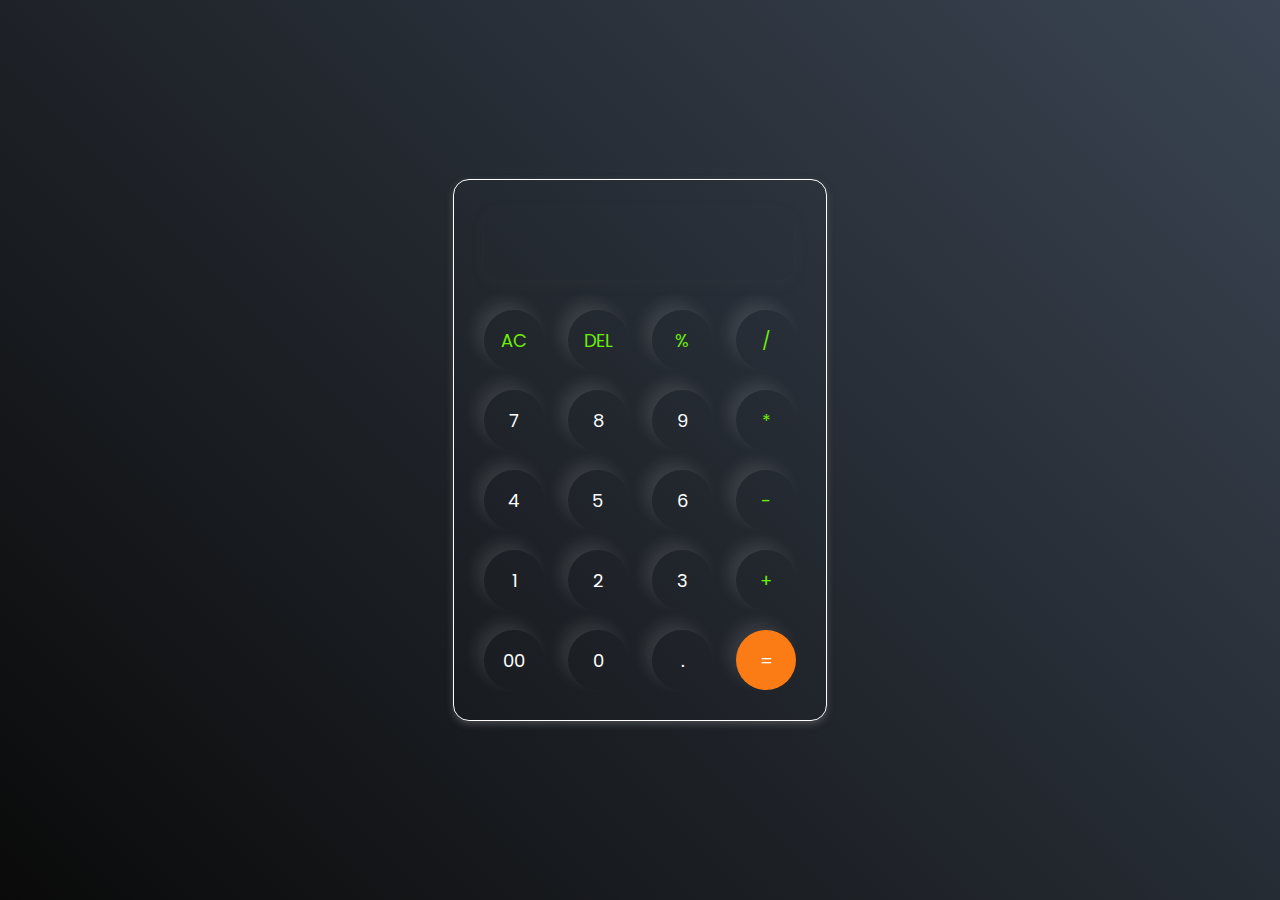
<file: Calculator/index.html>
<!DOCTYPE html>
<html lang="en">

<head>
    <meta charset="UTF-8">
    <meta name="viewport" content="width=device-width, initial-scale=1.0">
    <title>Calculator</title>
    <link rel="stylesheet" href="style.css">
</head>

<body>
    <div class="calculator">
        <input type="text">

        <div>
            <button class="operator">AC</button>
            <button class="operator">DEL</button>
            <button class="operator">%</button>
            <button class="operator">/</button>
        </div>
        <div>
            <button>7</button>
            <button>8</button>
            <button>9</button>
            <button class="operator">*</button>
        </div>
        <div>
            <button>4</button>
            <button>5</button>
            <button>6</button>
            <button class="operator">-</button>
        </div>
        <div>
            <button>1</button>
            <button>2</button>
            <button>3</button>
            <button class="operator">+</button>
        </div>
        <div>
            <button>00</button>
            <button>0</button>
            <button>.</button>
            <button class="eqlBtn">=</button>
        </div>
    </div>
    <script src="app.js"></script>
</body>

</html>
</file>
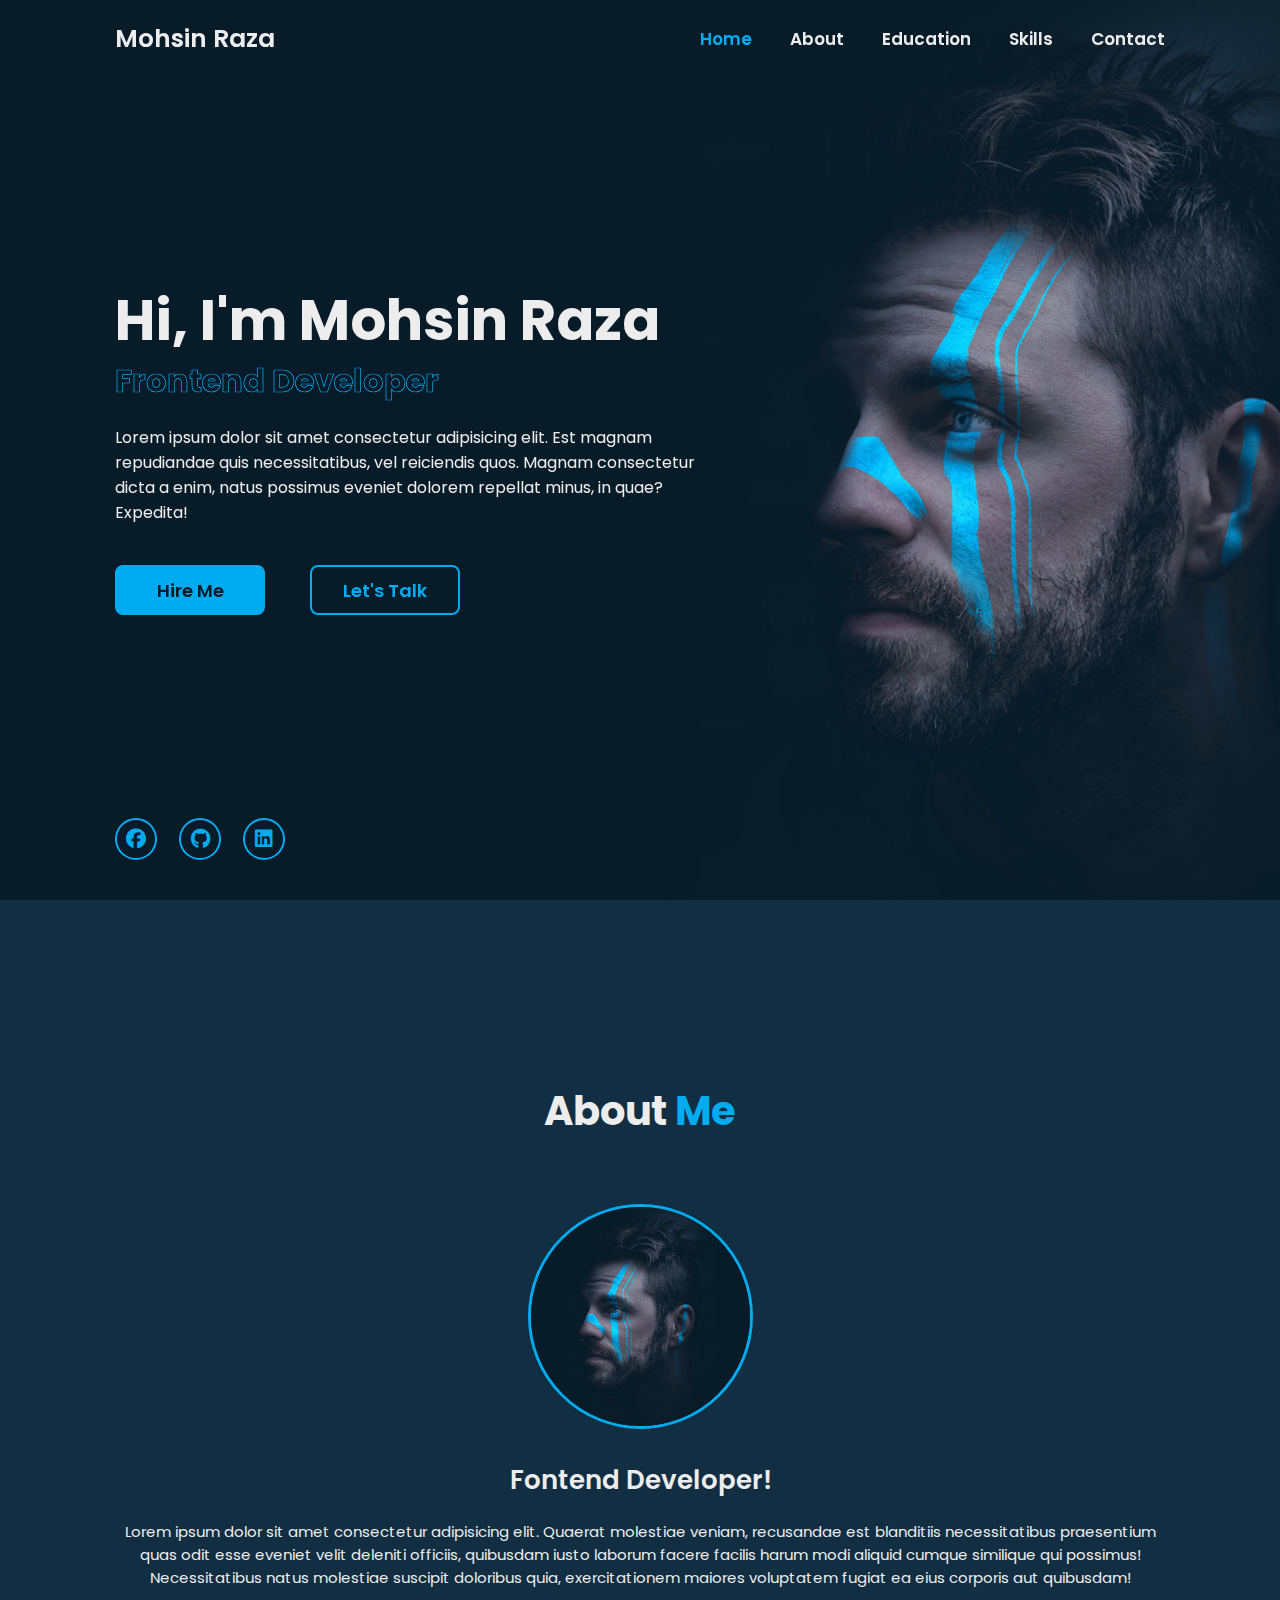
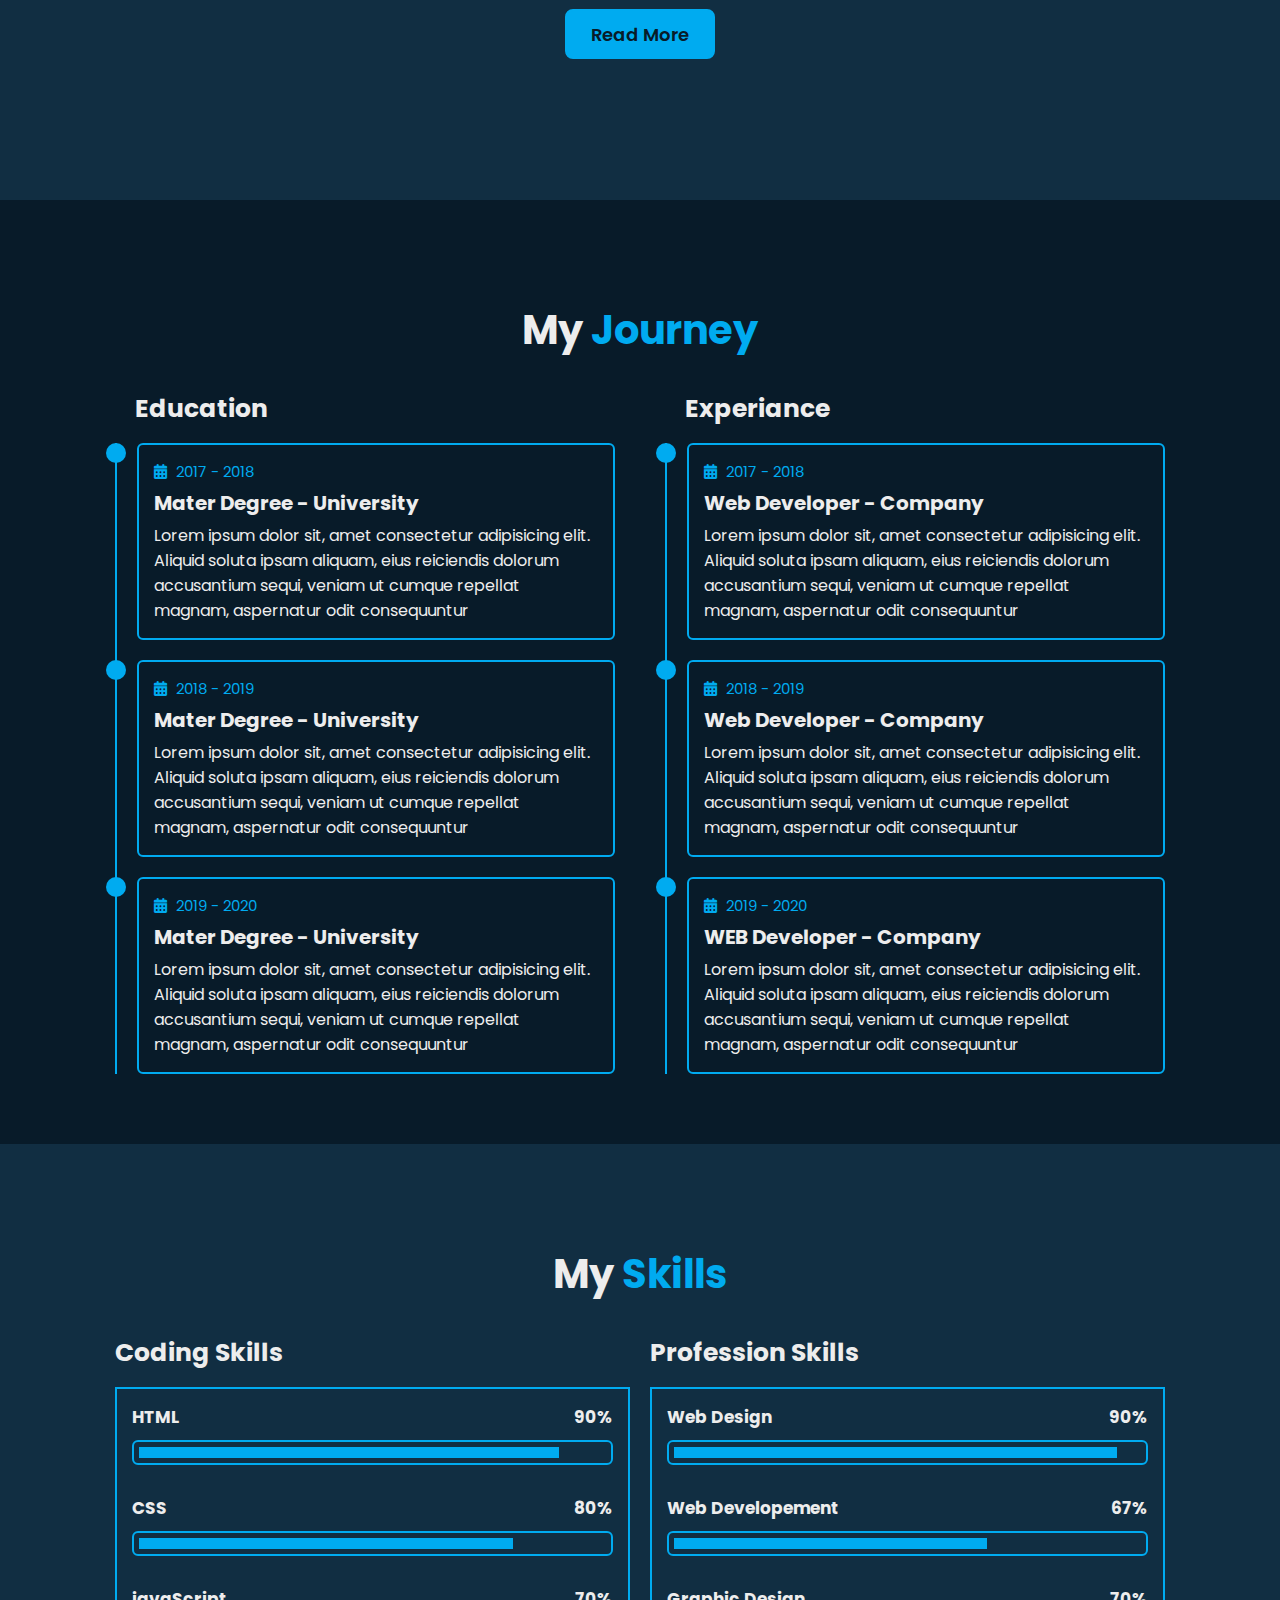
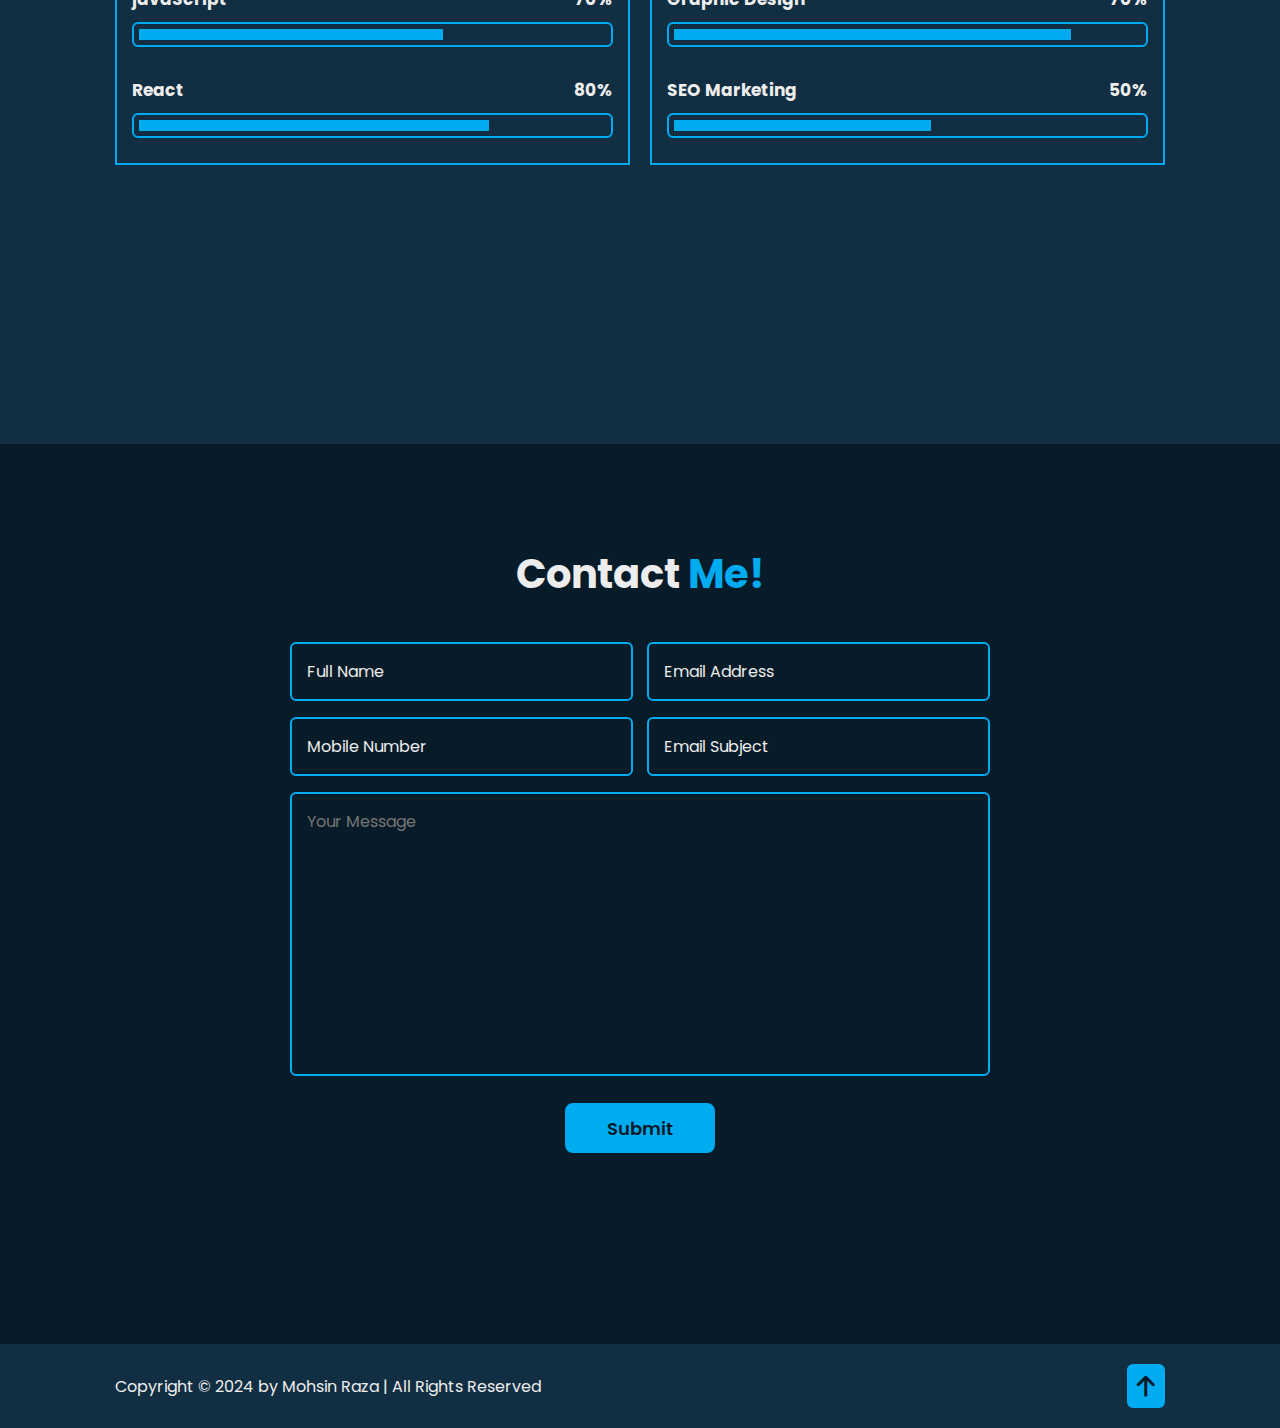
<file: Portfolio/index.html>
<!DOCTYPE html>
<html lang="en">

<head>
    <meta charset="UTF-8">
    <meta name="viewport" content="width=device-width, initial-scale=1.0">
    <title>Portfolio</title>
    <link rel="stylesheet" href="style.css">
    <link rel="stylesheet" href="https://cdnjs.cloudflare.com/ajax/libs/font-awesome/6.7.2/css/all.min.css" integrity="sha512-Evv84Mr4kqVGRNSgIGL/F/aIDqQb7xQ2vcrdIwxfjThSH8CSR7PBEakCr51Ck+w+/U6swU2Im1vVX0SVk9ABhg==" crossorigin="anonymous" referrerpolicy="no-referrer"
    />
</head>

<body>
    <header class="header">
        <a href="#" class="logo">Mohsin Raza</a>

        <i class="fa-solid fa-bars" id="menu-icon"></i>

        <nav class="navbar">
            <a href="#home" class="active">Home</a>
            <a href="#about">About</a>
            <a href="#education">Education</a>
            <a href="#skills">Skills</a>
            <a href="#contact">Contact</a>

            <span class="active-nav"></span>
        </nav>
    </header>

    <!----------------------     Home Section Design     --------------------------->

    <section class="home" id="home">
        <div class="home-content">
            <h1>Hi, I'm <span>Mohsin Raza</span></h1>
            <div class="text-animate">
                <h3>Frontend Developer</h3>
            </div>
            <p>Lorem ipsum dolor sit amet consectetur adipisicing elit. Est magnam repudiandae quis necessitatibus, vel reiciendis quos. Magnam consectetur dicta a enim, natus possimus eveniet dolorem repellat minus, in quae? Expedita!</p>
            <div class="btn-box">
                <a href="#" class="btn">Hire Me</a>
                <a href="#" class="btn">Let's Talk</a>
            </div>
        </div>

        <div class="home-sci">
            <a href="#"><i class="fa-brands fa-facebook"></i></a>
            <a href="https://www.github.com/Mohsinraza017"><i class="fa-brands fa-github"></i></a>
            <a href="https://www.linkedin.com/in/mohsin-raza-2aa2b0246"><i class="fa-brands fa-linkedin"></i></a>
        </div>

        <div class="home-imgHover"></div>
    </section>

    <!----------------------     About Section Design     --------------------------->

    <section class="about" id="about">
        <h2 class="heading">About <span>Me</span></h2>

        <div class="about-img">
            <img src="Imgaes/aboutpf.jpg" alt="about-img">
            <span class="circle-spin"></span>
        </div>

        <div class="about-content">
            <h3>Fontend Developer!</h3>
            <p>Lorem ipsum dolor sit amet consectetur adipisicing elit. Quaerat molestiae veniam, recusandae est blanditiis necessitatibus praesentium quas odit esse eveniet velit deleniti officiis, quibusdam iusto laborum facere facilis harum modi aliquid
                cumque similique qui possimus! Necessitatibus natus molestiae suscipit doloribus quia, exercitationem maiores voluptatem fugiat ea eius corporis aut quibusdam!</p>
        </div>
        <div class="btn-box btns">
            <a href="#" class="btn">Read More</a>
        </div>
    </section>

    <!------------------------      Education Section       ------------------------------->

    <section class="education" id="education">
        <h2 class="heading">My <span>Journey</span></h2>

        <div class="education-row">
            <div class="education-column">
                <h3 class="title">Education</h3>
                <div class="education-box">
                    <div class="education-content">
                        <div class="content">
                            <div class="year"><i class="fa-solid fa-calendar-days"></i> 2017 - 2018</div>
                            <h3>Mater Degree - University</h3>
                            <p>Lorem ipsum dolor sit, amet consectetur adipisicing elit. Aliquid soluta ipsam aliquam, eius reiciendis dolorum accusantium sequi, veniam ut cumque repellat magnam, aspernatur odit consequuntur</p>
                        </div>
                    </div>

                    <div class="education-content">
                        <div class="content">
                            <div class="year"><i class="fa-solid fa-calendar-days"></i> 2018 - 2019</div>
                            <h3>Mater Degree - University</h3>
                            <p>Lorem ipsum dolor sit, amet consectetur adipisicing elit. Aliquid soluta ipsam aliquam, eius reiciendis dolorum accusantium sequi, veniam ut cumque repellat magnam, aspernatur odit consequuntur</p>
                        </div>
                    </div>

                    <div class="education-content">
                        <div class="content">
                            <div class="year"><i class="fa-solid fa-calendar-days"></i> 2019 - 2020</div>
                            <h3>Mater Degree - University</h3>
                            <p>Lorem ipsum dolor sit, amet consectetur adipisicing elit. Aliquid soluta ipsam aliquam, eius reiciendis dolorum accusantium sequi, veniam ut cumque repellat magnam, aspernatur odit consequuntur</p>
                        </div>
                    </div>
                </div>
            </div>

            <div class="education-column">
                <h3 class="title">Experiance</h3>
                <div class="education-box">
                    <div class="education-content">
                        <div class="content">
                            <div class="year"><i class="fa-solid fa-calendar-days"></i> 2017 - 2018</div>
                            <h3>Web Developer - Company</h3>
                            <p>Lorem ipsum dolor sit, amet consectetur adipisicing elit. Aliquid soluta ipsam aliquam, eius reiciendis dolorum accusantium sequi, veniam ut cumque repellat magnam, aspernatur odit consequuntur</p>
                        </div>
                    </div>

                    <div class="education-content">
                        <div class="content">
                            <div class="year"><i class="fa-solid fa-calendar-days"></i> 2018 - 2019</div>
                            <h3>Web Developer - Company</h3>
                            <p>Lorem ipsum dolor sit, amet consectetur adipisicing elit. Aliquid soluta ipsam aliquam, eius reiciendis dolorum accusantium sequi, veniam ut cumque repellat magnam, aspernatur odit consequuntur</p>
                        </div>
                    </div>

                    <div class="education-content">
                        <div class="content">
                            <div class="year"><i class="fa-solid fa-calendar-days"></i> 2019 - 2020</div>
                            <h3>WEB Developer - Company</h3>
                            <p>Lorem ipsum dolor sit, amet consectetur adipisicing elit. Aliquid soluta ipsam aliquam, eius reiciendis dolorum accusantium sequi, veniam ut cumque repellat magnam, aspernatur odit consequuntur</p>
                        </div>
                    </div>
                </div>
            </div>
        </div>
    </section>

    <!------------------     Skill Section     ---------------------->

    <section class="skills" id="skills">
        <h2 class="heading">My <span>Skills</span></h2>

        <div class="skills-row">
            <div class="skills-column">
                <h3 class="title">Coding Skills</h3>

                <div class="skills-box">
                    <div class="skills-content">
                        <div class="progress">
                            <h3>HTML <span>90%</span></h3>
                            <div class="bar"><span></span></div>
                        </div>

                        <div class="progress">
                            <h3>CSS <span>80%</span></h3>
                            <div class="bar"><span></span></div>
                        </div>

                        <div class="progress">
                            <h3>javaScript <span>70%</span></h3>
                            <div class="bar"><span></span></div>
                        </div>

                        <div class="progress">
                            <h3>React <span>80%</span></h3>
                            <div class="bar"><span></span></div>
                        </div>
                    </div>
                </div>
            </div>

            <div class="skills-column">
                <h3 class="title">Profession Skills</h3>

                <div class="skills-box">
                    <div class="skills-content">
                        <div class="progress">
                            <h3>Web Design <span>90%</span></h3>
                            <div class="bar"><span></span></div>
                        </div>

                        <div class="progress">
                            <h3>Web Developement <span>67%</span></h3>
                            <div class="bar"><span></span></div>
                        </div>

                        <div class="progress">
                            <h3>Graphic Design<span>70%</span></h3>
                            <div class="bar"><span></span></div>
                        </div>

                        <div class="progress">
                            <h3>SEO Marketing <span>50%</span></h3>
                            <div class="bar"><span></span></div>
                        </div>
                    </div>
                </div>
            </div>
        </div>
    </section>

    <!-----------   Contact Design   ------------->

    <section class="contact" id="contact">
        <h2 class="heading">Contact <span>Me!</span></h2>

        <form action="#">
            <div class="input-box">
                <div class="input-field">
                    <input type="text" placeholder="Full Name" required>
                    <span class="focus"></span>
                </div>

                <div class="input-field">
                    <input type="email" placeholder="Email Address" required>
                    <span class="focus"></span>
                </div>
            </div>

            <div class="input-box">
                <div class="input-field">
                    <input type="text" placeholder="Mobile Number" required>
                    <span class="focus"></span>
                </div>

                <div class="input-field">
                    <input type="number" placeholder="Email Subject" required>
                    <span class="focus"></span>
                </div>
            </div>

            <div class="textarea-field">
                <textarea name="" id="" cols="30" rows="10" placeholder="Your Message" required></textarea>
                <span class="focus"></span>
            </div>

            <div class="btn-box btns">
                <button type="submit" class="btn">Submit</button>
            </div>
        </form>
    </section>

    <footer class="footer">
        <div class="footer-text">
            <p>Copyright &copy; 2024 by Mohsin Raza | All Rights Reserved</p>
        </div>

        <div class="footer-iconTop">
            <a href="#"><i class="fa-solid fa-arrow-up"></i></a>

        </div>
    </footer>

    <script src="app.js"></script>
</body>

</html>
</file>
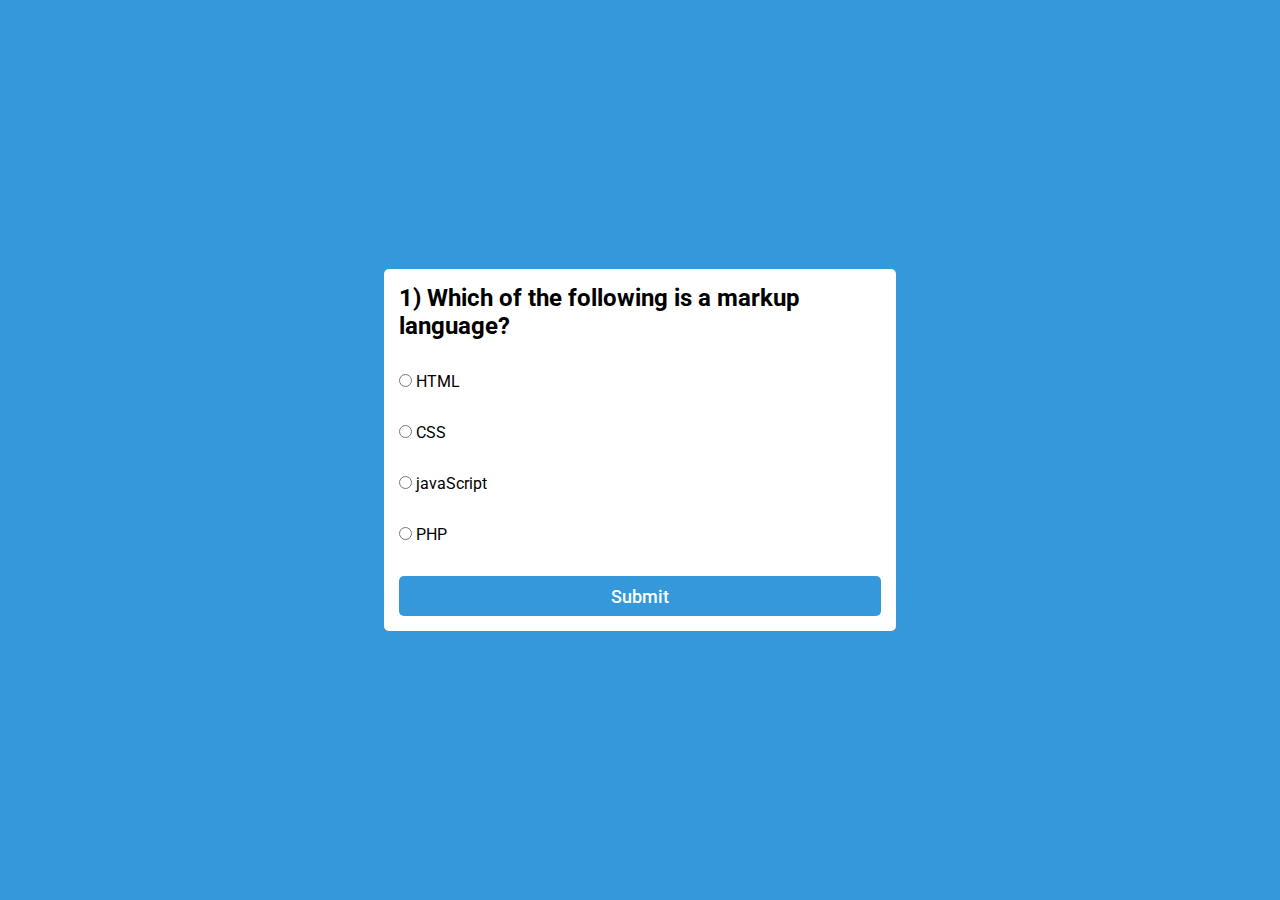
<file: Quiz Game/index.html>
<!DOCTYPE html>
<html lang="en">

<head>
    <meta charset="UTF-8">
    <meta name="viewport" content="width=device-width, initial-scale=1.0">
    <title>Quiz Game</title>
    <link rel="stylesheet" href="style.css">
</head>

<body>
    <div class="main">
        <div id="box">
            <h2>this is the dummy question</h2>
            <div class="row">
                <input type="radio" id="option1" value="a" name="option" class="options">
                <label for="option1"> Option 1</label>
            </div>

            <div class="row">
                <input type="radio" id="option2" value="b" name="option" class="options">
                <label for="option2"> Option 1</label>
            </div>

            <div class="row">
                <input type="radio" id="option3" value="c" name="option" class="options">
                <label for="option3"> Option 1</label>
            </div>

            <div class="row">
                <input type="radio" id="option4" value="d" name="option" class="options">
                <label for="option4"> Option 1</label>
            </div>

            <button class="btn" onclick="submitQuiz()">Submit</button>
        </div>
    </div>

    <script src="app.js"></script>
</body>

</html>
</file>
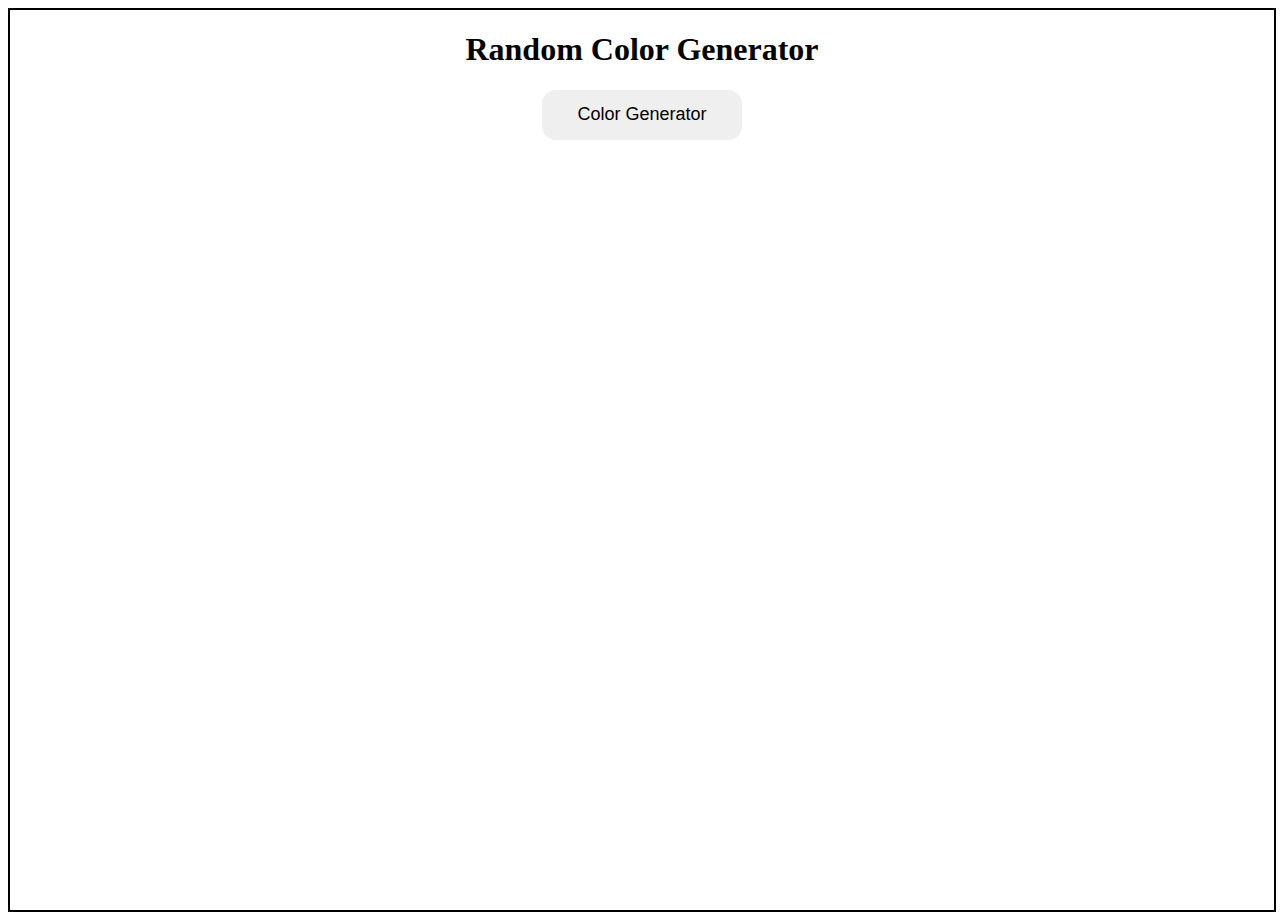
<file: Random Color Generator/index.html>
<!DOCTYPE html>
<html lang="en">

<head>
    <meta charset="UTF-8">
    <meta name="viewport" content="width=device-width, initial-scale=1.0">
    <title>Random Color Generator</title>
    <link rel="stylesheet" href="style.css">
</head>

<body>
    <div>
        <h1>Random Color Generator</h1>
        <button>Color Generator</button>
    </div>
    <script src="app.js"></script>
</body>

</html>
</file>
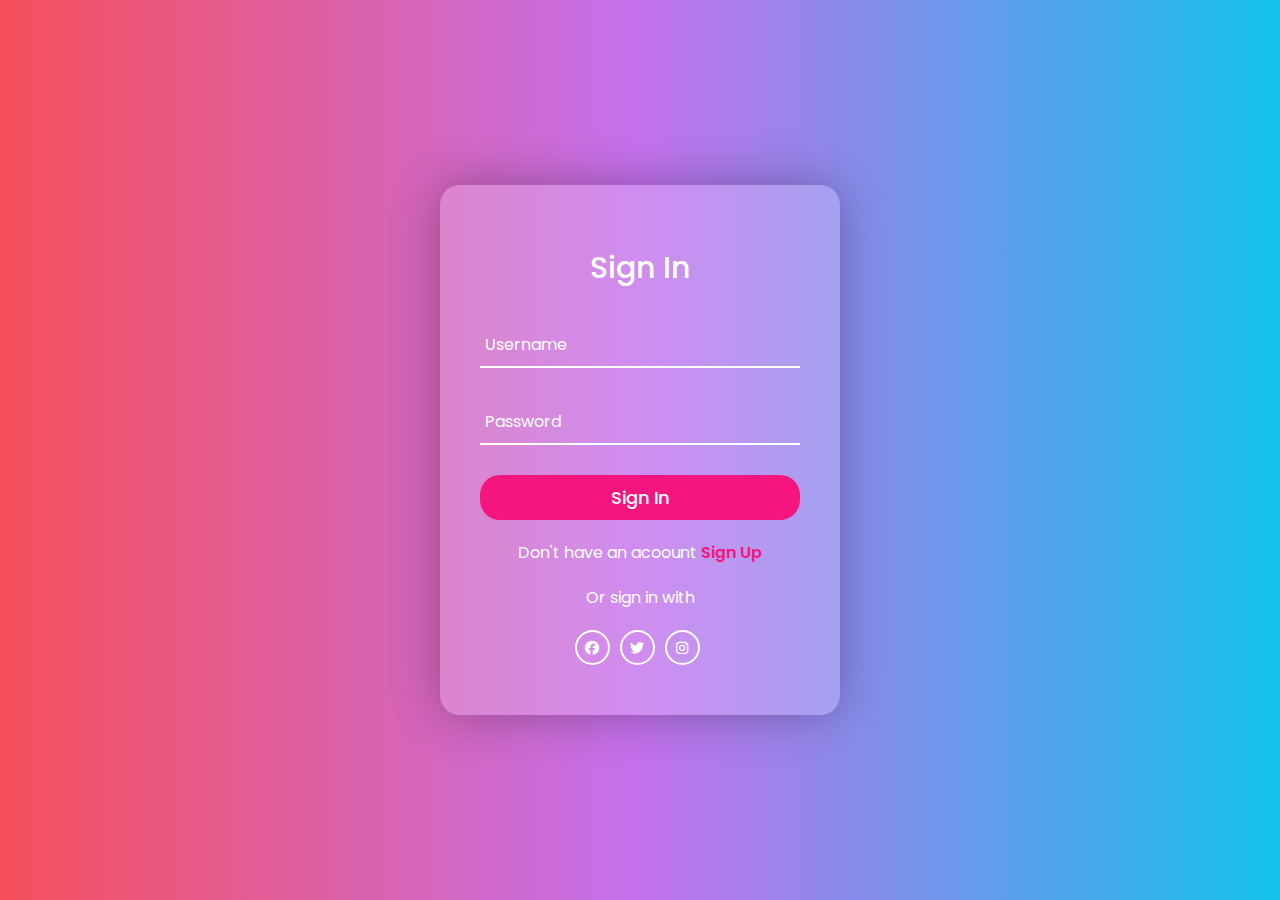
<file: SignUp Form/index.html>
<!DOCTYPE html>
<html lang="en">

<head>
    <meta charset="UTF-8">
    <meta name="viewport" content="width=device-width, initial-scale=1.0">
    <title>Signup Form</title>
    <link rel="stylesheet" href="style.css">
    <link rel="stylesheet" href="https://cdnjs.cloudflare.com/ajax/libs/font-awesome/6.7.2/css/all.min.css" integrity="sha512-Evv84Mr4kqVGRNSgIGL/F/aIDqQb7xQ2vcrdIwxfjThSH8CSR7PBEakCr51Ck+w+/U6swU2Im1vVX0SVk9ABhg==" crossorigin="anonymous" referrerpolicy="no-referrer"
    />
</head>

<body>
    <div class="container">
        <form action="#">
            <h2>Sign In</h2>

            <div class="input-group">
                <input type="text" required>
                <label for="">Username</label>
            </div>

            <div class="input-group">
                <input type="password" required>
                <label for="">Password</label>
            </div>

            <button type="submit">Sign In</button>

            <div class="signup-link">
                <p>Don't have an acoount <a href="#">Sign Up</a></p>
            </div>

            <div class="social-media">
                <p>Or sign in with</p>

                <div class="social-icons">
                    <a href="#"><i class="fa-brands fa-facebook"></i></a>
                    <a href="#"><i class="fa-brands fa-twitter"></i></a>
                    <a href="#"><i class="fa-brands fa-instagram"></i></a>
                </div>
            </div>
        </form>
    </div>
</body>

</html>
</file>
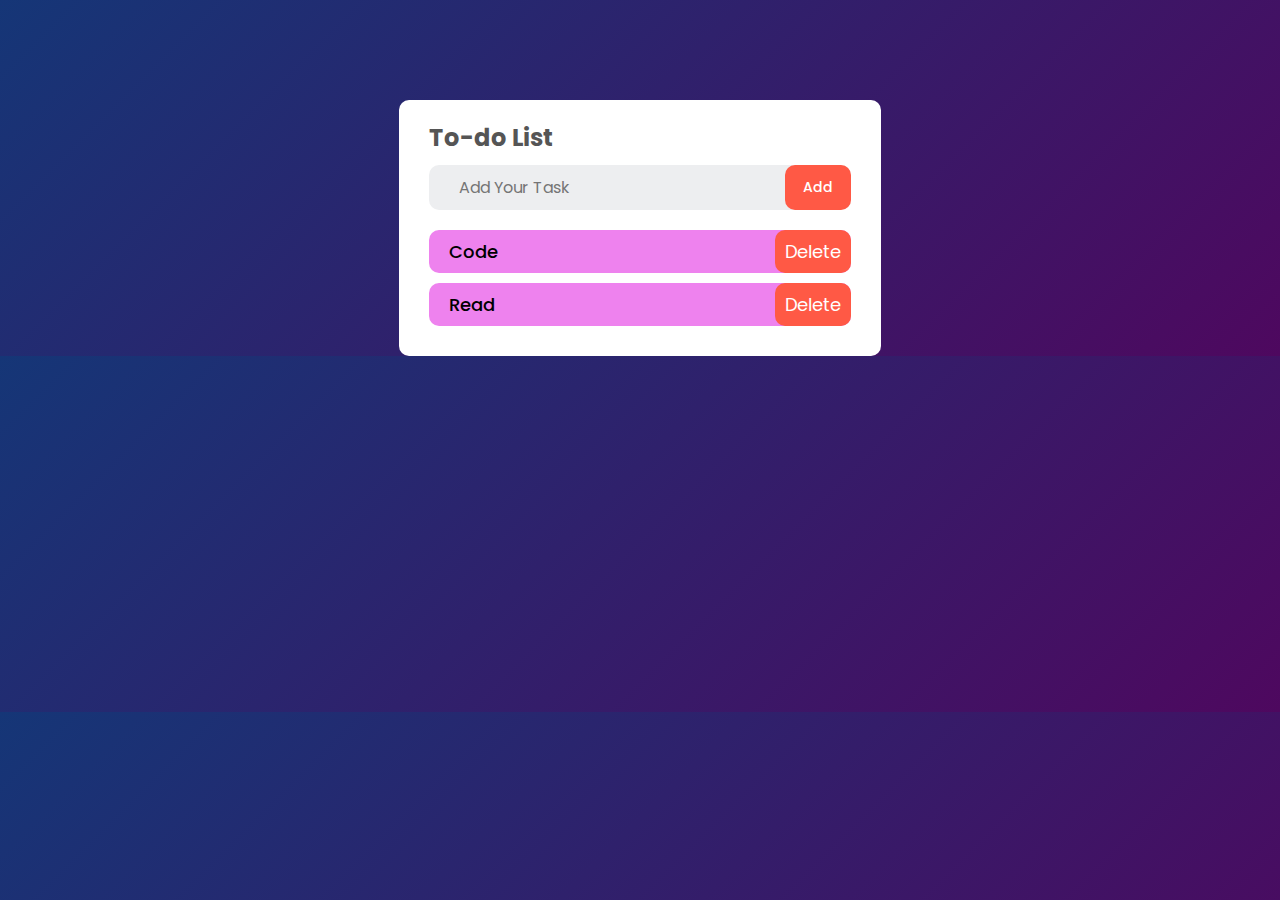
<file: Todo App/index.html>
<!DOCTYPE html>
<html lang="en">

<head>
    <meta charset="UTF-8">
    <meta name="viewport" content="width=device-width, initial-scale=1.0">
    <title>Todo List</title>
    <link rel="stylesheet" href="sytle.css">
</head>

<body>
    <div class="todo-app">
        <h2>To-do List</h2>

        <div class="input-box">
            <input type="text" placeholder="Add Your Task">
            <button class="add-btn">Add</button>
        </div>

        <ul>
            <li>Code <button class="delete">Delete</button></li>
            <li>Read <button class="delete">Delete</button></li>
        </ul>
    </div>
    <script src="app.js"></script>
</body>

</html>
</file>
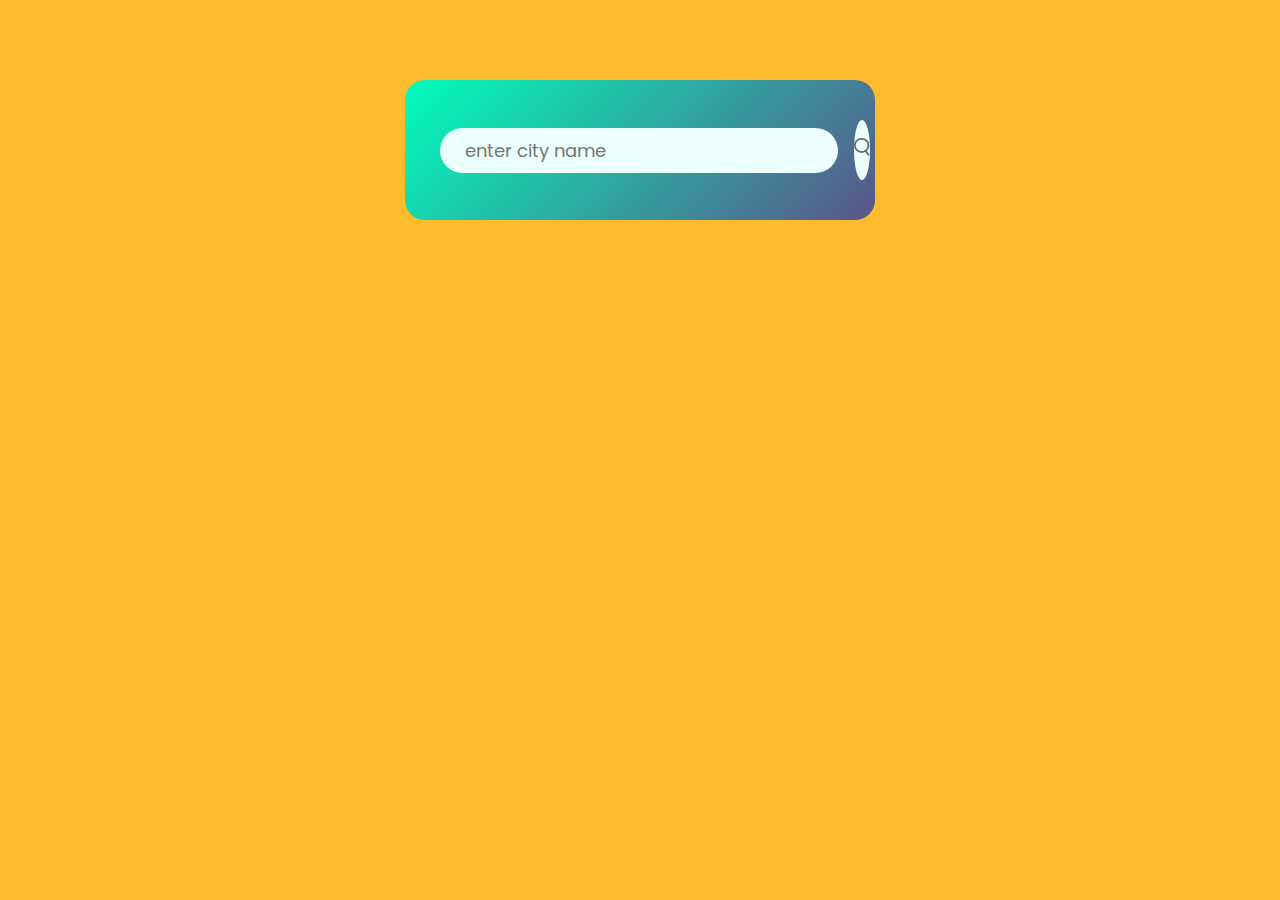
<file: Weather App/index.html>
<!DOCTYPE html>
<html lang="en">

<head>
    <meta charset="UTF-8">
    <meta name="viewport" content="width=device-width, initial-scale=1.0">
    <title>Weather App</title>
    <link rel="stylesheet" href="style.css">
</head>

<body>
    <div class="card">
        <div class="search">
            <input type="text" placeholder="enter city name" spellcheck="false">
            <button><img src="images/search.png" alt="search-img"></button>
        </div>

        <div class="error">
            <p>Invalid City name</p>
        </div>

        <div class="weather">
            <img src="images/rain.png" alt="rain-img" class="weather-icon">
            <h1 class="temp">22 °c</h1>
            <h2 class="city">New York</h2>

            <div class="details">
                <div class="col">
                    <img src="images/humidity.png" alt="">
                    <div>
                        <p class="humidity">50%</p>
                        <p>Humidity</p>
                    </div>
                </div>

                <div class="col">
                    <img src="images/wind.png" alt="">
                    <div>
                        <p class="wind">15km/h</p>
                        <p>Wind Speed</p>
                    </div>
                </div>
            </div>
        </div>
    </div>
    <script src="app.js"></script>
</body>

</html>
</file>
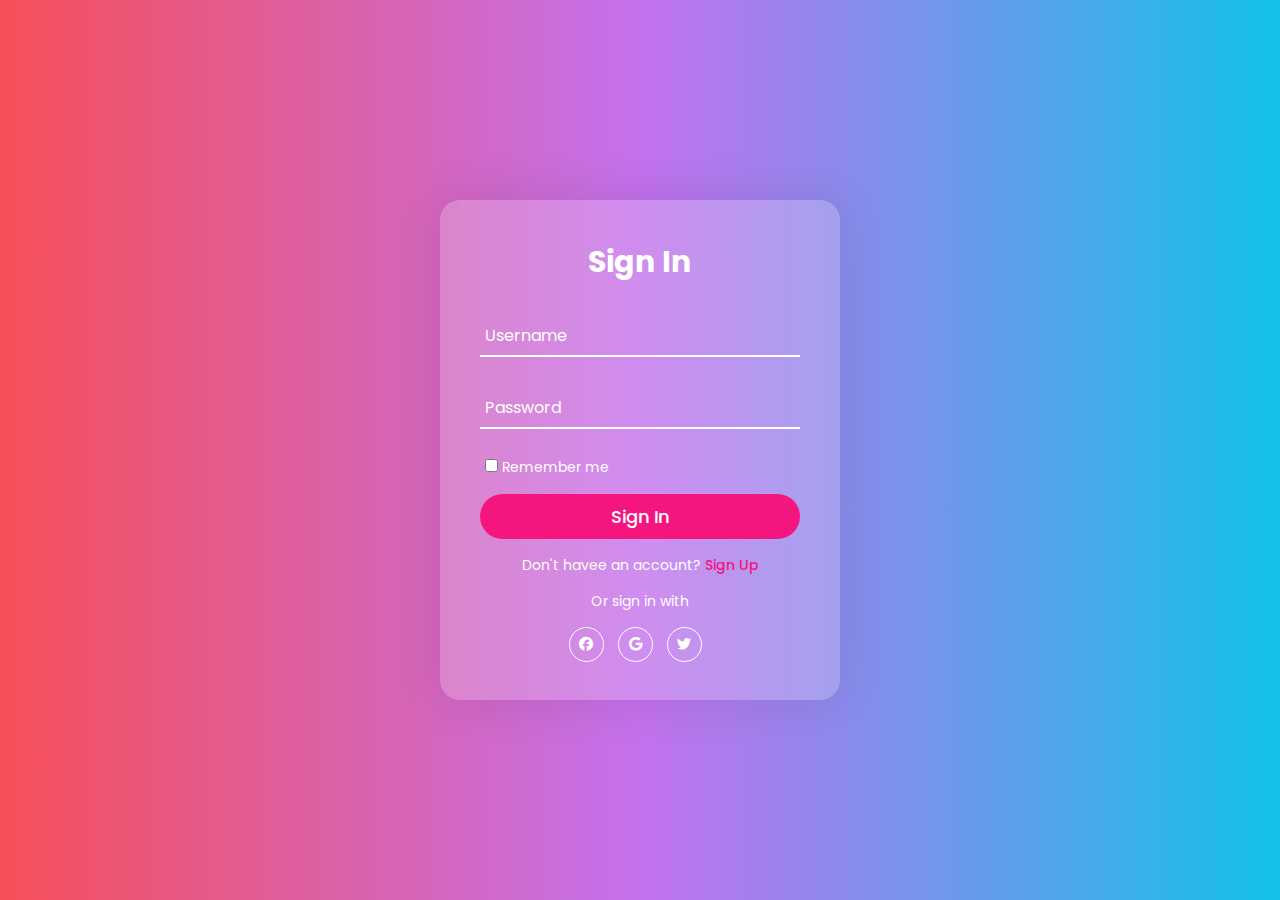
<file: SignUp Form/Project 1/index.html>
<!DOCTYPE html>
<html lang="en">

<head>
    <meta charset="UTF-8">
    <meta name="viewport" content="width=device-width, initial-scale=1.0">
    <title>Project 1</title>
    <link rel="stylesheet" href="style.css">
    <link rel="stylesheet" href="https://cdnjs.cloudflare.com/ajax/libs/font-awesome/6.7.2/css/all.min.css" integrity="sha512-Evv84Mr4kqVGRNSgIGL/F/aIDqQb7xQ2vcrdIwxfjThSH8CSR7PBEakCr51Ck+w+/U6swU2Im1vVX0SVk9ABhg==" crossorigin="anonymous" referrerpolicy="no-referrer"
    />
</head>

<body>
    <div class="wrapper">
        <div class="form-wrapper sign-in">
            <form action="#">
                <h2>Sign In</h2>
                <div class="input-group">
                    <input type="text" required>
                    <label for="">Username</label>
                </div>

                <div class="input-group">
                    <input type="password" required>
                    <label for="">Password</label>
                </div>

                <div class="remember">
                    <label><input type="checkbox"> Remember me</label>
                </div>

                <button type="submit">Sign In</button>

                <div class="signup-link">
                    <p>Don't havee an account? <a href="#" class="signUpBtn-link">Sign Up</a></p>
                </div>

                <div class="social-platform">
                    <p>Or sign in with</p>
                    <div class="social-icons">
                        <a href="#"><i class="fa-brands fa-facebook"></i></a>
                        <a href="#"><i class="fa-brands fa-google"></i></a>
                        <a href="#"><i class="fa-brands fa-twitter"></i></a>
                    </div>
                </div>
            </form>
        </div>
    </div>
</body>

</html>
</file>
<file: Calculator/style.css>
@import url('https://fonts.googleapis.com/css2?family=Poppins:ital,wght@0,100;0,200;0,300;0,400;0,500;0,600;0,700;0,800;0,900;1,100;1,200;1,300;1,400;1,500;1,600;1,700;1,800;1,900&family=Roboto:ital,wght@0,100;0,300;0,400;0,500;0,700;0,900;1,100;1,300;1,400;1,500;1,700;1,900&display=swap');
* {
    margin: 0;
    padding: 0;
    box-sizing: border-box;
    font-family: "Poppins", sans-serif;
}

body {
    width: 100%;
    height: 100vh;
    display: flex;
    justify-content: center;
    align-items: center;
    background: linear-gradient(45deg, #0a0a0a, #3a4452);
}

.calculator {
    background: transparent;
    box-shadow: 0 3px 7px rgba(113, 115, 119, 0.5);
    border: 1px solid white;
    border-radius: 16px;
    padding: 20px;
}

input {
    width: 310px;
    height: 70px;
    margin: 10px;
    margin-bottom: 20px;
    font-size: 24px;
    border-radius: 16px;
    border: none;
    outline: none;
    background: transparent;
    color: #fff;
    box-shadow: 0 3px 15px rgba(84, 84, 84, 0.1);
    text-align: right;
    cursor: pointer;
    pointer-events: none;
}

button {
    width: 60px;
    height: 60px;
    border-radius: 50%;
    border: none;
    outline: none;
    font-size: 18px;
    background: transparent;
    box-shadow: -8px -8px 15px rgba(255, 255, 255, 0.1);
    color: #fff;
    margin: 10px;
}

.eqlBtn {
    background-color: #fb7c14;
}

.operator {
    color: #6dee0a;
}
</file>
<file: Portfolio/style.css>
@import url('https://fonts.googleapis.com/css2?family=Nunito:ital,wght@0,200..1000;1,200..1000&family=Poppins:ital,wght@0,100;0,200;0,300;0,400;0,500;0,600;0,700;0,800;0,900;1,100;1,200;1,300;1,400;1,500;1,600;1,700;1,800;1,900&family=Roboto:ital,wght@0,100;0,300;0,400;0,500;0,700;0,900;1,100;1,300;1,400;1,500;1,700;1,900&family=Syne:wght@400..800&display=swap');
* {
    margin: 0;
    padding: 0;
    box-sizing: border-box;
    outline: none;
    border: none;
    scroll-behavior: smooth;
    font-family: "Poppins", sans-serif;
}

:root {
    --bg-color: #081b29;
    --second-bg-color: #112e42;
    --text-color: #ededed;
    --main-color: #00abf0;
}

html {
    font-size: 62.5%;
}

body {
    background: var(--bg-color);
    color: var(--text-color);
}

.header {
    position: fixed;
    left: 0;
    top: 0;
    width: 100%;
    padding: 2rem 9%;
    background-color: transparent;
    display: flex;
    align-items: center;
    justify-content: space-between;
    z-index: 100;
    transition: 0.3s;
}

.header.sticky {
    background: var(--bg-color);
}

.logo {
    font-size: 2.5rem;
    font-weight: 600;
    color: var(--text-color);
    text-decoration: none;
}

.navbar a {
    font-size: 1.7rem;
    font-weight: 600;
    color: var(--text-color);
    margin-left: 3.5rem;
    text-decoration: none;
    transition: all 0.3s ease;
}

.navbar a:hover,
.navbar a.active {
    color: var(--main-color);
}

#menu-icon {
    font-size: 3.6rem;
    color: var(--text-color);
    cursor: pointer;
    display: none;
}

section {
    min-height: 100vh;
    padding: 10rem 9% 2rem;
}

.home {
    display: flex;
    align-items: center;
    padding: 0 9%;
    background: url("Imgaes/portfolioImg.jpg");
    background-size: cover;
    background-position: center;
}

.home-content {
    width: 60rem;
    z-index: 100;
}

.home-content h1 {
    font-size: 5.6rem;
    font-weight: 700;
    line-height: 1.3;
}

.home-content h1 span {
    color: var(--text-color);
}

.home-content .text-animate {
    position: relative;
    width: 32.8rem;
}

.home-content .text-animate h3 {
    font-size: 3.2rem;
    font-weight: 700;
    color: transparent;
    -webkit-text-stroke: 0.7px var(--main-color);
}

.home-content p {
    font-size: 1.6rem;
    margin: 2rem 0 4rem;
}

.btn-box {
    position: relative;
    display: flex;
    justify-content: space-between;
    width: 34.5rem;
    height: 5rem;
}

.btn-box .btn {
    position: relative;
    display: inline-flex;
    justify-content: center;
    align-items: center;
    width: 15rem;
    height: 100%;
    background: var(--main-color);
    border-radius: .8rem;
    border: .2rem solid var(--main-color);
    color: var(--bg-color);
    font-size: 1.8rem;
    font-weight: 600;
    text-decoration: none;
    z-index: 1;
    overflow: hidden;
    transition: 0.5s;
}

.btn-box .btn:hover {
    color: var(--main-color);
}

.btn-box .btn:nth-child(2) {
    background: transparent;
    color: var(--main-color);
}

.btn-box .btn:nth-child(2):hover {
    color: var(--bg-color);
}

.btn-box .btn:nth-child(2)::before {
    background: var(--main-color);
}

.btn-box .btn::before {
    content: "";
    position: absolute;
    top: 0;
    left: 0;
    width: 0;
    height: 100%;
    background: var(--bg-color);
    z-index: -1;
    transition: all 0.3s linear;
}

.btn-box .btn:hover::before {
    width: 100%;
}

.home-sci {
    position: absolute;
    bottom: 4rem;
    width: 170px;
    display: flex;
    justify-content: space-between;
    align-items: center;
}

.home-sci a {
    position: relative;
    width: 42px;
    height: 42px;
    border: 2px solid var(--main-color);
    border-radius: 50%;
    display: flex;
    align-items: center;
    justify-content: center;
    background: transparent;
    color: var(--main-color);
    font-size: 20px;
    text-decoration: none;
    transition: all 0.3s linear;
}

.home-sci a:hover {
    background: var(--main-color);
    color: var(--bg-color);
}


/* .home-imgHover {
    position: absolute;
    top: 0;
    right: 0;
    width: 45%;
    height: 100%;
    background: transparent;
    cursor: pointer;
    transition: 3s;
}

.home-imgHover:hover {
    background: var(--bg-color);
    opacity: 0.8;
} */

.about {
    display: flex;
    align-items: center;
    justify-content: center;
    flex-direction: column;
    gap: 2rem;
    background: var(--second-bg-color);
    padding-bottom: 6rem;
}

.heading {
    font-size: 4rem;
    margin-bottom: 3rem;
    text-align: center;
}

.btn-box .btns:hover {
    background: var(--main-color);
    color: var(--bg-color);
}

span {
    color: var(--main-color);
}

.about-img {
    position: relative;
    width: 25rem;
    height: 25rem;
    border-radius: 50%;
    display: flex;
    justify-content: center;
    align-items: center;
}

.about-img img {
    width: 90%;
    border-radius: 50%;
    border: .3rem solid var(--main-color);
}


/* .about-img .circle-spin {
    position: absolute;
    top: 50%;
    left: 50%;
    transform: (-50%, -50%) rotate(0);
    width: 100%;
    height: 100%;
    border-radius: 50%;
    border-bottom: 2px solid var(--main-color);
    border-top: 2px solid var(--main-color);
    border-left: 2px solid red;
    border-right: 2px solid red;
} */

.about-content {
    text-align: center;
}

.about-content h3 {
    font-size: 2.6rem;
    font-weight: 600;
    margin-bottom: 2rem;
}

.about-content p {
    font-size: 1.5rem;
    letter-spacing: 1.5;
}

.btn-box.btns {
    display: inline-block;
    width: 15rem;
}


/* Eduaction Section */

.education {
    display: flex;
    align-items: center;
    justify-content: center;
    flex-direction: column;
    /* min-height: auto; */
    padding-bottom: 5rem;
}

.education .education-row {
    display: flex;
    flex-wrap: wrap;
    gap: 5rem;
}

.education-row .education-column {
    flex: 1 1 40rem;
}

.education-column .title {
    font-size: 2.5rem;
    margin: 0 0 1.5rem 2rem;
}

.education-column .education-box {
    border-left: .2rem solid var(--main-color);
}

.education-box .education-content {
    position: relative;
    padding-left: 2rem;
}

.education-box .education-content::before {
    content: "";
    position: absolute;
    top: 0;
    left: -1.1rem;
    width: 2rem;
    height: 2rem;
    background: var(--main-color);
    border-radius: 50%;
}

.education-content .content {
    position: relative;
    padding: 1.5rem;
    border: .2rem solid var(--main-color);
    border-radius: .6rem;
    margin-bottom: 2rem;
}

.education-content .content::before {
    content: "";
    position: absolute;
    left: 0;
    top: 0;
    height: 100%;
    width: 0;
    background: var(--second-bg-color);
    z-index: -1;
    transition: 0.5s;
}

.education-content .content:hover::before {
    width: 100%;
}

.education-content .content .year {
    font-size: 1.5rem;
    color: var(--main-color);
    padding-bottom: .5rem;
}

.education-content .content .year i {
    padding-right: .5rem;
}

.education-content .content h3 {
    font-size: 2rem;
}

.education-content .content p {
    font-size: 1.6rem;
    padding-top: 0.5rem;
}

.skills {
    /* min-height: auto; */
    padding-bottom: 7rem;
    background: var(--second-bg-color);
}

.skills .skills-row {
    display: flex;
    flex-wrap: wrap;
    gap: 2rem;
}

.skills-row .skills-column {
    flex: 1 1 40rem;
}

.skills-column .title {
    font-size: 2.5rem;
    margin: 0 0 1.5rem;
}

.skills-box .skills-content {
    position: relative;
    border: .2rem solid var(--main-color);
    padding: .5rem 1.5rem;
    z-index: 1;
    overflow: hidden;
}

.skills-box .skills-content::before {
    content: "";
    position: absolute;
    top: 0;
    left: 0;
    height: 100%;
    width: 0;
    background: var(--bg-color);
    z-index: -1;
    transition: 0.5s;
}

.skills-box .skills-content:hover::before {
    width: 100%;
}

.skills-content .progress {
    padding: 1rem 0;
}

.skills-content .progress h3 {
    font-size: 1.7rem;
    display: flex;
    justify-content: space-between;
}

.skills-content .progress h3 span {
    color: var(--text-color);
}

.skills-content .progress .bar {
    height: 2.5rem;
    border-radius: .6rem;
    border: .2rem solid var(--main-color);
    margin: 1rem 0;
    padding: .5rem;
}

.skills-content .progress .bar span {
    display: block;
    height: 100%;
    border: .3rem;
    background: var(--main-color);
}

.skills-column:nth-child(1) .skills-content .progress:nth-child(1) .bar span {
    width: 90%;
}

.skills-column:nth-child(1) .skills-content .progress:nth-child(2) .bar span {
    width: 80%;
}

.skills-column:nth-child(1) .skills-content .progress:nth-child(3) .bar span {
    width: 65%;
}

.skills-column:nth-child(1) .skills-content .progress:nth-child(4) .bar span {
    width: 75%;
}

.skills-column:nth-child(2) .skills-content .progress:nth-child(1) .bar span {
    width: 95%;
}

.skills-column:nth-child(2) .skills-content .progress:nth-child(2) .bar span {
    width: 67%;
}

.skills-column:nth-child(2) .skills-content .progress:nth-child(3) .bar span {
    width: 85%;
}

.skills-column:nth-child(2) .skills-content .progress:nth-child(4) .bar span {
    width: 55%;
}

.contact {
    padding-bottom: 7rem;
}

.contact form {
    max-width: 70rem;
    margin: 0 auto;
    text-align: center;
}

.contact form .input-box {
    position: relative;
    display: flex;
    justify-content: space-between;
    flex-wrap: wrap;
}

.contact form .input-box .input-field {
    position: relative;
    width: 49%;
    margin: .8rem 0;
}

.contact form .input-box .input-field input,
.contact form .textarea-field textarea {
    width: 100%;
    height: 100%;
    padding: 1.5rem;
    font-size: 1.6rem;
    color: var(--text-color);
    background: transparent;
    border: .2rem solid var(--main-color);
    border-radius: .6rem;
}

.contact form .input-box .input-field input::placeholder,
.contact fomr .textarea-field textarea::placeholder {
    color: var(--text-color);
}

.contact form .focus {
    position: absolute;
    top: 0;
    left: 0;
    height: 100%;
    width: 0;
    background: var(--second-bg-color);
    border: .6rem;
    z-index: -1;
}

.contact form .input-box .input-field input:focus~.focus,
.contact form .input-box .input-field input:valid~.focus,
.contact form .textarea-field textarea:focus~.focus,
.contact form .textarea-field textarea:valid~.focus {
    width: 100%;
}

.contact form .textarea-field {
    position: relative;
    margin: .8rem 0 2.7rem;
    display: flex;
}

.contact form .textarea-field textarea {
    resize: none;
}

.contact form .btn-box .btn {
    cursor: pointer;
}


/* Footer Section */

.footer {
    display: flex;
    align-items: center;
    justify-content: space-between;
    flex-wrap: wrap;
    padding: 2rem 9%;
    background: var(--second-bg-color);
}

.footer-text p {
    font-size: 1.6rem;
}

.footer-iconTop a {
    position: relative;
    display: inline-flex;
    justify-content: center;
    align-items: center;
    padding: .8rem;
    border: .2rem solid var(--main-color);
    background: var(--main-color);
    border-radius: .6rem;
    text-decoration: none;
    z-index: 1;
    overflow: hidden;
    transition: all 0.3s linear;
}

.footer-iconTop a::before {
    content: "";
    position: absolute;
    top: 0;
    left: 0;
    height: 100%;
    width: 0;
    background: var(--second-bg-color);
    z-index: -1;
    transition: all 0.3s linear;
}

.footer-iconTop a:hover::before {
    width: 100%;
}

.footer-iconTop a i {
    font-size: 2.4rem;
    color: var(--bg-color);
}

.footer-iconTop a i:hover {
    color: var(--text-color);
}


/*        Reponive Designing         */

@media (max-width: 1200px) {
    html {
        font-size: 55%;
    }
}

@media (max-width: 991px) {
    .header {
        padding: 2rem 4%;
    }
    section {
        padding: 10rem 4% 2rem;
    }
    .home {
        padding: 0 4%;
    }
    .footer {
        padding: 2rem 4%;
    }
}

@media (max-width: 768px) {
    .header {
        background: var(--bg-color);
    }
    #menu-icon {
        display: block;
    }
    .navbar {
        position: absolute;
        top: 100%;
        left: -100%;
        width: 100%;
        padding: 1rem 4%;
        background: var(--bg-color);
        box-shadow: 0.5rem 1rem rgba(0, 0, 0, 0.2);
        z-index: 100;
        transition: .25s ease;
        transition-delay: .25s;
    }
    .navbar.active {
        left: 0;
        transition-delay: 0s;
    }
    .navbar .active-nav {
        position: absolute;
        top: 0;
        left: -100%;
        width: 100%;
        height: 100%;
        background: var(--main-color);
        border: .1rem solid rgba(0, 0, 0, 0.2);
        z-index: -1;
        transition: 0.3s ease;
        transition-delay: 0s;
    }
    .navbar .active .active-nav {
        left: 0;
        transition-delay: .25s;
    }
    .navbar a {
        display: block;
        font-size: 2rem;
        margin: 3rem 0;
    }
    .home-imgHover {
        pointer-events: none;
        background: var(--bg-color);
        opacity: .6;
    }
}

@media (max-width: 520px) {
    html {
        font-size: 50%;
    }
    .home-content h1 {
        display: flex;
        flex-direction: column;
    }
    .home-sci {
        width: 160px;
    }
    .home-sci a {
        width: 38px;
        height: 38px;
    }
}

@media (max-width: 462px) {
    .home-content h1 {
        font-size: 5.2rem;
    }
    .education {
        padding: 10rem 4% 5rem 5%;
    }
    .contact form .input-box .input-field {
        width: 100%;
    }
    .footer {
        flex-direction: column-reverse;
    }
    .footer p {
        margin-top: 2rem;
        text-align: center;
    }
}

@media (max-width: 370px) {
    .home {
        justify-content: center;
    }
    .home-content {
        display: flex;
        align-items: center;
        flex-direction: column;
        text-align: center;
    }
    .home-content h1 {
        font-size: 5rem;
    }
}
</file>
<file: Quiz Game/style.css>
@import url('https://fonts.googleapis.com/css2?family=Poppins:ital,wght@0,100;0,200;0,300;0,400;0,500;0,600;0,700;0,800;0,900;1,100;1,200;1,300;1,400;1,500;1,600;1,700;1,800;1,900&family=Roboto:ital,wght@0,100..900;1,100..900&display=swap');
* {
    margin: 0;
    padding: 0;
    box-sizing: border-box;
    font-family: "Roboto", sans-serif;
}

body {
    background: #3498db;
}

.main {
    width: 100%;
    height: 100vh;
    display: flex;
    align-items: center;
    justify-content: center;
}

#box {
    width: 40%;
    padding: 15px;
    background: #fff;
    border-radius: 5px;
}

.row {
    width: 100%;
    margin: 2rem 0;
}

.btn {
    width: 100%;
    height: 40px;
    background: #3498db;
    color: #fff;
    padding: 5px;
    font-size: 18px;
    font-weight: 500;
    border-radius: 5px;
    border: none;
    outline: none;
    cursor: pointer;
    transition: .2s ease;
}

.btn:hover {
    background: #2c6f9e;
}
</file>
<file: Random Color Generator/style.css>
body {
    text-align: center;
}

div {
    margin: 0 auto;
    width: 100%;
    height: 100vh;
    border: 2px solid black;
}

button {
    cursor: pointer;
    height: 50px;
    width: 200px;
    font-size: 18px;
    font-weight: 500;
    border: none;
    outline: none;
    border-radius: 14px;
}
</file>
<file: SignUp Form/style.css>
@import url('https://fonts.googleapis.com/css2?family=Nunito:ital,wght@0,200..1000;1,200..1000&family=Poppins:ital,wght@0,100;0,200;0,300;0,400;0,500;0,600;0,700;0,800;0,900;1,100;1,200;1,300;1,400;1,500;1,600;1,700;1,800;1,900&family=Roboto:ital,wght@0,100;0,300;0,400;0,500;0,700;0,900;1,100;1,300;1,400;1,500;1,700;1,900&family=Syne:wght@400..800&display=swap');
* {
    margin: 0;
    padding: 0;
    box-sizing: border-box;
    font-family: "Poppins", sans-serif;
}

body {
    display: flex;
    align-items: center;
    justify-content: center;
    height: 100vh;
    background: linear-gradient(to right, #f64f59, #c471ed, #12c2e9);
}

.container {
    width: 400px;
    background: rgba(255, 255, 255, 0.2);
    box-shadow: 0 0 50px rgba(0, 0, 0, 0.3);
    padding: 40px;
    border-radius: 20px;
}

h2 {
    font-size: 30px;
    font-weight: 500;
    color: #fff;
    text-align: center;
    margin: 20px 0;
}

.input-group {
    position: relative;
    margin: 30px 0;
    border-bottom: 2px solid #fff;
}

.input-group label {
    position: absolute;
    top: 50%;
    left: 5px;
    transform: translateY(-50%);
    font-size: 16px;
    color: #fff;
    pointer-events: none;
}

.input-group input {
    width: 100%;
    height: 45px;
    background: transparent;
    color: #fff;
    font-size: 16px;
    font-weight: 500;
    padding-left: 5px;
    border: none;
    outline: none;
    transition: .3s;
}

.input-group input:focus~label,
.input-group input:valid~label {
    top: -5px;
    transition: .3s;
}

button {
    width: 100%;
    height: 45px;
    font-size: 18px;
    font-weight: 500;
    color: #fff;
    background: #f4157e;
    margin-bottom: 20px;
    border-radius: 20px;
    border: none;
    outline: none;
    cursor: pointer;
    transition: 0.3s ease;
}

button:hover {
    background: #c5105d;
}

.signup-link {
    margin-bottom: 20px;
    text-align: center;
    color: #fff;
}

.signup-link p a {
    font-size: 16px;
    font-weight: 600;
    color: #f4157e;
    text-decoration: none;
}

.signup-link p a:hover {
    text-decoration: underline;
}

.social-media {
    margin-bottom: 10px;
    text-align: center;
    color: #fff;
}

.social-media .social-icons {
    margin-top: 20px;
}

.social-icons a {
    display: inline-flex;
    width: 35px;
    height: 35px;
    border-radius: 50%;
    border: 2px solid #fff;
    background: transparent;
    align-items: center;
    justify-content: center;
    margin-right: 6px;
    text-decoration: none;
}

.social-icons a:hover {
    background: #fff;
}

.social-icons a i {
    font-size: 14px;
    color: #fff;
    transition: 0.3s;
}

.social-icons a:hover i {
    color: rgba(0, 0, 0, 0.3);
}
</file>
<file: Todo App/sytle.css>
@import url('https://fonts.googleapis.com/css2?family=Poppins:ital,wght@0,100;0,200;0,300;0,400;0,500;0,600;0,700;0,800;0,900;1,100;1,200;1,300;1,400;1,500;1,600;1,700;1,800;1,900&family=Roboto:ital,wght@0,100;0,300;0,400;0,500;0,700;0,900;1,100;1,300;1,400;1,500;1,700;1,900&display=swap');
* {
    margin: 0;
    padding: 0;
    box-sizing: border-box;
    font-family: "Poppins", sans-serif;
}

body {
    width: 100%;
    display: flex;
    justify-content: center;
    margin-top: 100px;
    background: linear-gradient(135deg, #153677, #4e085f);
}

.todo-app {
    background-color: #fff;
    padding: 20px 30px;
    border-radius: 10px;
}

.todo-app h2 {
    color: #555;
    margin-bottom: 10px;
}

.input-box {
    display: flex;
    background-color: #edeef0;
    align-items: center;
    justify-content: space-between;
    padding-left: 20px;
    border-radius: 10px;
}

.input-box input {
    flex: 1;
    border: none;
    outline: none;
    background: transparent;
    color: #000;
    padding: 10px;
    font-size: 16px;
}

.add-btn {
    padding: 12px 18px;
    border: none;
    outline: none;
    background-color: #ff5945;
    border-radius: 10px;
    color: #fff;
    font-size: 14px;
    font-weight: 500;
    cursor: pointer;
}

ul {
    margin: 20px 0 0 0;
}

li {
    display: flex;
    align-items: center;
    justify-content: space-between;
    list-style: none;
    background-color: violet;
    margin-bottom: 10px;
    padding-left: 20px;
    border-radius: 10px;
    font-size: 18px;
    font-weight: 500;
    position: relative;
}

li button {
    background-color: #ff5945;
    color: #fff;
    border: none;
    outline: none;
    font-size: 18px;
    padding: 8px 10px;
    border-radius: 10px;
    cursor: pointer;
}
</file>
<file: Weather App/style.css>
@import url('https://fonts.googleapis.com/css2?family=Poppins:ital,wght@0,100;0,200;0,300;0,400;0,500;0,600;0,700;0,800;0,900;1,100;1,200;1,300;1,400;1,500;1,600;1,700;1,800;1,900&family=Roboto:ital,wght@0,100..900;1,100..900&display=swap');
* {
    margin: 0;
    padding: 0;
    box-sizing: border-box;
    font-family: "Poppins", sans-serif;
}

body {
    background: #fdbb2d;
}

.card {
    width: 90%;
    max-width: 470px;
    margin: 80px auto 0;
    background: linear-gradient(135deg, #00feba, #5b548a);
    color: #fff;
    border-radius: 20px;
    padding: 40px 35px;
    text-align: center;
}

.search {
    width: 100%;
    display: flex;
    align-items: center;
    justify-content: space-between;
}

.search input {
    height: 45px;
    background: #ebfffc;
    color: #555;
    font-size: 18px;
    border: none;
    outline: none;
    padding: 10px 25px;
    border-radius: 30px;
    margin-right: 16px;
    flex: 1;
}

.search button {
    background: #ebfffc;
    width: 60px;
    height: 60px;
    border-radius: 50%;
    border: none;
    outline: none;
    cursor: pointer;
}

.search button img {
    width: 16px;
}

.weather-icon {
    width: 170px;
    margin-top: 30px;
}

.weather h1 {
    font-size: 80px;
    font-weight: 500;
}

.weather h2 {
    font-size: 45px;
    font-weight: 400;
    margin-top: -10px;
}

.details {
    display: flex;
    align-items: center;
    justify-content: space-between;
    padding: 0 20px;
    margin-top: 50px;
}

.col {
    display: flex;
    align-items: center;
    text-align: left;
}

.col img {
    width: 40px;
    margin-right: 10px;
}

.humidity,
.wind {
    font-size: 28px;
    margin-top: -6px;
}

.weather {
    display: none;
    transition: all 0.3s ease-in-out;
}

.error {
    text-align: left;
    margin-left: 10px;
    font-size: 14px;
    margin-top: 10px;
    display: none;
}
</file>
<file: SignUp Form/Project 1/style.css>
@import url('https://fonts.googleapis.com/css2?family=Nunito:ital,wght@0,200..1000;1,200..1000&family=Poppins:ital,wght@0,100;0,200;0,300;0,400;0,500;0,600;0,700;0,800;0,900;1,100;1,200;1,300;1,400;1,500;1,600;1,700;1,800;1,900&family=Roboto:ital,wght@0,100;0,300;0,400;0,500;0,700;0,900;1,100;1,300;1,400;1,500;1,700;1,900&family=Syne:wght@400..800&display=swap');
* {
    margin: 0;
    padding: 0;
    box-sizing: border-box;
    font-family: 'Poppins', sans-serif;
}

body {
    display: flex;
    align-items: center;
    justify-content: center;
    height: 100vh;
    background: linear-gradient(to right, #f64f59, #c471ed, #12c2e9);
}

.wrapper {
    position: relative;
    width: 400px;
    height: 500px;
    background: rgba(255, 255, 255, 0.2);
    box-shadow: 0 0 50px rgba(0, 0, 0, 0.1);
    border-radius: 20px;
    padding: 40px;
}

.form-wrapper {
    width: 100%;
    height: 100%;
    display: flex;
    align-items: center;
}

h2 {
    font-size: 30px;
    color: #fff;
    text-align: center;
}

.input-group {
    position: relative;
    margin: 30px 0;
    border-bottom: 2px solid #fff;
}

.input-group label {
    position: absolute;
    top: 50%;
    left: 5px;
    transform: translateY(-50%);
    font-size: 16px;
    color: #fff;
    pointer-events: none;
    transition: .5s;
}

.input-group input {
    width: 320px;
    height: 40px;
    background: transparent;
    color: #fff;
    padding: 0 5px;
    border: none;
    outline: none;
    cursor: pointer;
    transition: .5s;
}

.input-group input:focus~label,
.input-group input:valid~label {
    top: -5px;
}

.remember {
    margin: -5px 0 15px 5px;
}

.remember label {
    color: #fff;
    font-size: 14px;
}

.remember label input {
    accent-color: #f4157e;
}

button {
    position: relative;
    width: 100%;
    height: 45px;
    background: #f4157e;
    color: #fff;
    font-size: 18px;
    font-weight: 500;
    margin-bottom: 16px;
    border-radius: 30px;
    border: none;
    outline: none;
    cursor: pointer;
}

.signup-link {
    font-size: 14px;
    margin-bottom: 15px;
    text-align: center;
}

.signup-link p {
    color: #fff;
}

.signup-link p a {
    color: #f4157e;
    text-decoration: none;
    font-weight: 500;
}

.signup-link p a:hover {
    text-decoration: underline;
}

.social-platform {
    font-size: 14px;
    color: #fff;
    text-align: center;
}

.social-icons a {
    display: inline-flex;
    width: 35px;
    height: 35px;
    border: 1px solid #fff;
    border-radius: 50%;
    align-items: center;
    justify-content: center;
    text-decoration: none;
    background: transparent;
    margin: 15px 10px 0 0;
    transition: 0.3s;
}

.social-icons a:hover {
    background: #fff;
}

.social-icons a i {
    font-size: 14px;
    color: #fff;
    transition: 0.3s;
}

.social-icons a:hover i {
    color: rgba(0, 0, 0, 0.3);
}
</file>
